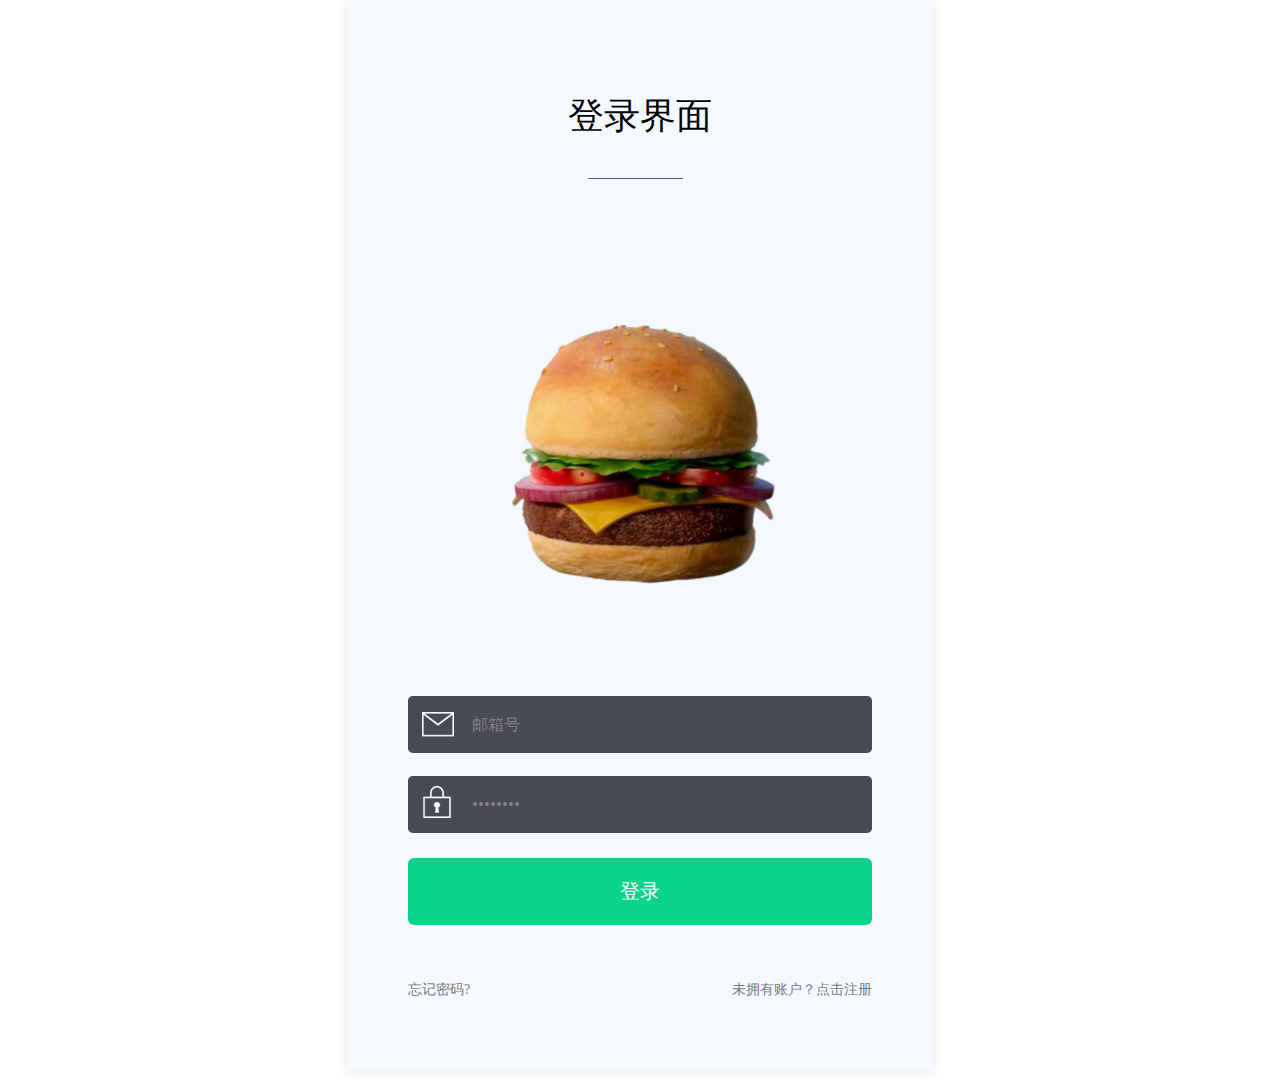
<file: login.html>
<!DOCTYPE html>
<html>
<head>
<title>ChinaZ</title>
<link href="css/style.css" rel='stylesheet' type='text/css' />
<meta name="viewport" content="width=device-width, initial-scale=1">
<meta http-equiv="Content-Type" content="text/html; charset=utf-8" />
<meta name="keywords" content="App Loction Form,Login Forms,Sign up Forms,Registration Forms,News latter Forms,Elements"./>
<script type="application/x-javascript"> addEventListener("load", function() { setTimeout(hideURLbar, 0); }, false); function hideURLbar(){ window.scrollTo(0,1); } </script>
</script>
<!--webfonts-->
<link href='http://fonts.useso.com/css?family=Open+Sans:300italic,400italic,600italic,700italic,400,300,600,700,800' rel='stylesheet' type='text/css'>
<!--//webfonts-->
</head>
<body>
		<div class="app-location">
			<h1>登录界面</h1>
			<div class="line"><span></span></div>
			<div class="location"><img src="images/ham.png" class="img-responsive" alt="" /></div>
			<form>
				<input type="text" class="text" value="邮箱号" onfocus="this.value = '';" onblur="if (this.value == '') {this.value = 'E-mail address';}" >
				<input type="password" value="Password" onfocus="this.value = '';" onblur="if (this.value == '') {this.value = 'Password';}">
				<div class="submit"><input type="submit" onclick="myFunction()" value="登录" ></div>
				<div class="clear"></div>
				<div class="new">
					<h3><a href="#">忘记密码?</a></h3>
					<h4><a href="#">未拥有账户？点击注册</a></h4>
					<div class="clear"></div>
				</div>
			</form>
		</div>

</body>
</html>
</file>
<file: css/style.css>
/* reset */
html,body,div,span,applet,object,iframe,h1,h2,h3,h4,h5,h6,p,blockquote,pre,a,abbr,acronym,address,big,cite,code,del,dfn,em,img,ins,kbd,q,s,samp,small,strike,strong,sub,sup,tt,var,b,u,i,dl,dt,dd,ol,nav ul,nav li,fieldset,form,label,legend,table,caption,tbody,tfoot,thead,tr,th,td,article,aside,canvas,details,embed,figure,figcaption,footer,header,hgroup,menu,nav,output,ruby,section,summary,time,mark,audio,video{margin:0;padding:0;border:0;font-size:100%;font:inherit;vertical-align:baseline;}
article, aside, details, figcaption, figure,footer, header, hgroup, menu, nav, section {display: block;}
ol,ul{list-style:none;margin:0px;padding:0px;}
blockquote,q{quotes:none;}
blockquote:before,blockquote:after,q:before,q:after{content:'';content:none;}
table{border-collapse:collapse;border-spacing:0;}
/* start editing from here */
a{text-decoration:none;}
.txt-rt{text-align:right;}/* text align right */
.txt-lt{text-align:left;}/* text align left */
.txt-center{text-align:center;}/* text align center */
.float-rt{float:right;}/* float right */
.float-lt{float:left;}/* float left */
.clear{clear:both;}/* clear float */
.pos-relative{position:relative;}/* Position Relative */
.pos-absolute{position:absolute;}/* Position Absolute */
.vertical-base{	vertical-align:baseline;}/* vertical align baseline */
.vertical-top{	vertical-align:top;}/* vertical align top */
nav.vertical ul li{	display:block;}/* vertical menu */
nav.horizontal ul li{	display: inline-block;}/* horizontal menu */
img{max-width:100%;}
/*end reset*/
/****-----start-body----****/
body{
	background-image: url(https://ts1.cn.mm.bing.net/th/id/R-C.5cf1e7c253e197751fb76d2d73be60c1?rik=h8ybJZDcKC2XMQ&riu=http%3a%2f%2fi2.chuimg.com%2f80eb5686ec1411e6bc9d0242ac110002_500w_281h.jpg%3fimageView2%2f2%2fw%2f660%2finterlace%2f1%2fq%2f90&ehk=%2bBQYBo0cgOWyM6f%2b7vTZvCNmymSws8%2frAxeZCGMEFK4%3d&risl=&pid=ImgRaw&r=0);
	background-size: 100% 100%;
  font-size: 14px;
  font-weight: 400;
  height: 120vh;
}
body a,form li,.submit input[type="submit"],.new h3 a,.new h4 a{
	transition: 0.1s all;
	-webkit-transition: 0.1s all;
	-moz-transition: 0.1s all;
	-o-transition: 0.1s all;
}
body h1 {
  color:#000000;
  text-align: center;
  padding: 1em 0;
  font-size: 40px;
}

a{
	color: #000000;
}

.app-location h2{
  color: #fff;
  text-align: center;
  padding: 1em 0;
  font-size: 1.6em;
  font-weight: 300;
}
.app-location{
  width:28%;
  margin:0 auto;
    text-align: center;
    background-color: rgba(240, 248, 255, 0.8);
	 box-shadow: 0 2px 12px 0 rgba(0, 0, 0, 0.1);
      padding:4em;
}
.location {
  padding: 1em 0;
}
.line {
  position: relative;
}
.line span{
  position: absolute;
  top: 10%;
  left: 39%;
  background: #5b5c61;
  height: 1px;
  width: 20%;
}
form {
   padding: 0% 1%;
}
/*-----*/
.location img {
  margin: 2em 0;
}
.app-location input[type="text"],.app-location input[type="password"]{
  width: 81.2%;
  padding: 1.1em 1em 1.1em 4em;
  color: #858282;
  font-size: 16px;
  outline: none;
  background: #fff;
  font-weight: 500;
  border: none;
  font-family: 'Open Sans', sans-serif;
  border-radius: 0.3em;
  -o-border-radius: 0.3em;
  -moz-border-radius: 0.3em;
  -webkit- border-radius: 0.3em;
  margin:0.7em 0;
   background: url("../images/icons.png") no-repeat 14px 16px #474a55;
  }
  .app-location input[type="password"]{
      background: url("../images/icons.png") no-repeat 13px -61px #474a55;
  }
  .submit {
  margin: 1em 0;
  }
.app-location input[type="submit"]{
  font-size: 20px;
  font-weight: 300;
  color: #fff;
  cursor: pointer;
  outline: none;
  padding: 17px 15px;
  width:100%;
  border:3px solid #0bd38a;
  background: #0bd38a;
  border-radius: 0.3em;
  -o-border-radius: 0.3em;
  -webkit-border-radius: 0.3em;
  -moz-border-radius: 0.3em;
}
input[type="submit"]:hover{
  background:none;
  border: 3px solid #0bd38a;
  color: #0bd38a;

}
.new {
  margin: 4em 0 1em 0;
}
.new h3{
  float:left;
}
.new h3 a,.new h4 a{
  color:#78797C;
  font-weight: 400;
  font-size: 1em;
}
.new h3 a:hover,.new h4 a:hover{
  text-decoration: underline;
}
.new h4{
  float:right;
}
/*---------------*/
.copy-right {
  padding: 3em 1em;
}
.copy-right p {
	color: #fff;
	font-size: 1em;
	font-weight:400;
  margin: 0 auto;
  text-align: center;
}
.copy-right p a {
	  color: #323542;
}
.copy-right p a:hover {
	text-decoration: underline;
}
/*-----start-responsive-design------*/
@media (max-width:1440px){
  .app-location{
    width:30%;
  }
  .app-location input[type="text"],.app-location input[type="password"]{
    width: 82.2%;
  	
  }
}
@media (max-width:1366px){
  .app-location{
  width:34%;
}
.app-location input[type="text"], .app-location input[type="password"] {
  width: 82.7%;
  }
.line span{
  position: absolute;
  top:10%;
  left: 39%;
  background: #5b5c61;
  height: 1px;
  width: 20%;
}
body h1 {
  font-size: 2.6em;
}
  	
}
@media (max-width:1280px){
  .app-location {
  width: 37%;
  }
  
}
@media (max-width:1024px){
  .app-location {
  width: 47%;
}
 
}
@media (max-width:768px){
  body h1 {
  font-size: 2.4em;
  }
  .location img {
  margin: 2em 0;
  width: 59%;
}
.app-location h2 {
  padding: 0.8em 0;
  font-size: 1.6em;
}
.line span {
  top: 10%;
  left: 39%;
  height: 1px;
  width: 20%;
}
.app-location {
    width: 63%;
}
.copy-right {
  padding: 1em 1em;
}
 
}
@media (max-width:640px){
  body h1 {
  font-size: 2.1em;
}
 .app-location {
  width: 69%;
}
.app-location input[type="text"], .app-location input[type="password"] {
  width: 81%;
}
}
@media (max-width:480px){
  
  .app-location {
  width: 90%;
  padding: 2em 1em 1em 1em;
}
  .copy-right p {
    font-size: 0.9em;
  }
  .new h3 a, .new h4 a {
  font-size: 0.9em;
  }
  form {
  width: 82%;
  margin: 0 auto;
}
.app-location input[type="text"], .app-location input[type="password"] {
  width: 76.8%;
  margin: 0.4em 0;
}
}
@media (max-width:320px){
  .app-location {
  width: 87%;
  padding: 2em 1em 1em 1em;
}
  body h1 {
  font-size: 1.5em;
}
.copy-right p {
  font-size: 0.85em;
  line-height: 1.7em;
}
.app-location input[type="text"], .app-location input[type="password"] {
  width:68%;
  padding: 1em 1em 1em 4em;
  font-size: 15px;
  background: url("../images/icons.png") no-repeat 14px 17px #474a55;
  background-size: 11%;
}
.app-location input[type="password"] {
  background: url("../images/icons.png") no-repeat 14px -41px #474a55;
  background-size: 11%;
}
.app-location h2 {
  padding: 0.5em 0;
  font-size: 1.2em;
}
.new h3 a, .new h4 a {
  font-size: 0.75em;
}
.new {
  margin: 2em 0 1em 0;
}
.line span {
  top: 10%;
  left: 35%;
  height: 1px;
  width: 29%;
}
.submit {
  margin: 0.5em 0;
}
.app-location input[type="submit"] {
  font-size: 18px;
  padding: 11px 11px;
  }
  form {
  width: 87%;
  margin: 0 auto;
}
}
</file>
